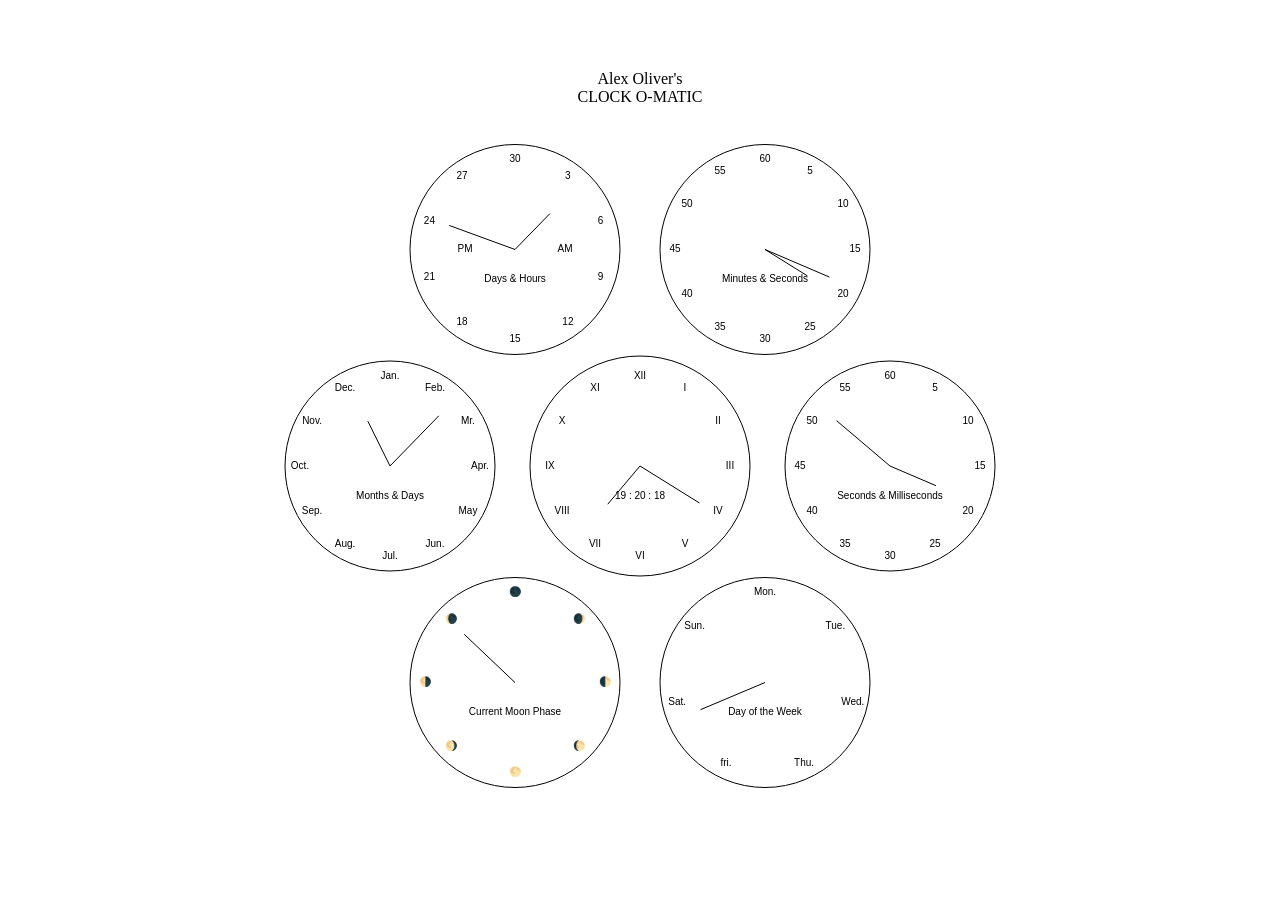
<file: clock/index.html>
<!--

Alex Oliver, 2026
Display the 'time'

-->
<!DOCTYPE html><html>
<head>
<link rel="apple-touch-icon" sizes="180x180" href="./favicon/apple-touch-icon.png">
<link rel="icon" type="image/png" sizes="32x32" href="./favicon/favicon-32x32.png">
<link rel="icon" type="image/png" sizes="16x16" href="./favicon/favicon-16x16.png">
<link rel="manifest" href="./favicon/site.webmanifest">
<title>Alex Oliver's Clock O-Matic</title>
</head>
<body style="margin: 0; height: 100vh; display: flex; justify-content: center; align-items: center;">
    <div style="width: 800px; text-align: center;">
        Alex Oliver's<br>CLOCK O-MATIC
        <canvas width="720" height="720" id="canvas"></canvas>
    </div>
</body>
<script>
    const canvas = document.getElementById("canvas");
    const ctx = canvas.getContext("2d");

    ctx.textAlign = "center";
    ctx.textBaseline = "middle";

    const r = 90;
    const fr = 70;
    const sr = 50;
    const d = 250;

    function getMoonPhase(yer, month, day) {
        // https://gist.github.com/endel/dfe6bb2fbe679781948c

        var c = e = jd = b = 0;

        if (month < 3) {
            yer --;
            month += 12;
        }

        ++ month;

        c = 365.25*yer;
        e = 30.6*month;
        jd = c+e+day-694039.09;
        jd /= 29.5305882;
        b = parseInt(jd);
        jd -= b;
        b = jd*8; // b = Math.round(jd*8);

        if (b >= 8 ) {
            b = 0;
        }

        // 0 => New Moon
        // 1 => Waxing Crescent Moon
        // 2 => Qurter Moon
        // 3 => Waxing Gibbous Moon
        // 4 => Full Moon
        // 5 => Waning Gibbous Moon
        // 6 => Last Qurter Moon
        // 7 => Waning Crescent Moon
        
        return b;
    }

    function drawClock(x, y, fast, slow, type, name, size) {
        fast = (2*Math.PI)*fast-Math.PI/2;
        slow = (2*Math.PI)*slow-Math.PI/2;

        ctx.save();
        ctx.translate(x, y);

        // draw intervals
        if (type == 0) {
            for (let i = -2; i < 10; i ++) {
                const a = i*Math.PI/6;
                ctx.fillText(i+3, Math.cos(a)*r, Math.sin(a)*r);
            }
        } else if (type == 1) {
            for (let i = -2; i < 10; i ++) {
                const a = i*Math.PI/6;
                ctx.fillText((i+3)*5, Math.cos(a)*r, Math.sin(a)*r);
            }
        } else if (type == 2) {
            for (let i = -1.5; i < 8.5; i ++) {
                const a = i*Math.PI/5;
                ctx.fillText((i+2.5)*3, Math.cos(a)*r, Math.sin(a)*r);
            }

            ctx.fillText("PM", -50, 0);
            ctx.fillText("AM", 50, 0);
        } else if (type == 3) {
            const months = ["Apr.", "May", "Jun.", "Jul.", "Aug.", "Sep.", "Oct.", "Nov.", "Dec.", "Jan.", "Feb.", "Mr."];

            for (let i = 0; i < 12; i ++) {
                const a = i*Math.PI/6;
                ctx.fillText(months[i], Math.cos(a)*r, Math.sin(a)*r);
            }
        } else if (type == 4) {
            const roman = ["III", "IV", "V", "VI", "VII", "VIII", "IX", "X", "XI", "XII", "I", "II"];
            for (let i = 0; i < 12; i ++) {
                const a = i*Math.PI/6;
                ctx.fillText(roman[i], Math.cos(a)*r, Math.sin(a)*r);
            }
        } else if (type == 5) {
            const days = ["Mon.", "Tue.", "Wed.", "Thu.", "fri.", "Sat.", "Sun."];

            for (let i = 0; i < 7; i ++) {
                const a = (2*Math.PI*i/7)-Math.PI/2;
                ctx.fillText(days[i], Math.cos(a)*r, Math.sin(a)*r);
            }
        } else if (type == 6) {
            const phases = ["🌑", "🌒", "🌓", "🌔", "🌕", "🌖", "🌗", "🌘"];

            for (let i = 0; i < 8; i ++) {
                const a = (.25*Math.PI*i)-Math.PI/2;
                ctx.fillText(phases[i], Math.cos(a)*r, Math.sin(a)*r);
            }
        } else if (type == 7) {
            const seasons = ["Winter", "Spring", "Summer", "Autumn"];

            for (let i = 0; i < 4; i ++) {
                const a = (i*Math.PI/2)-Math.PI/2;
                ctx.fillText(seasons[i], Math.cos(a)*r, Math.sin(a)*r);
            }
        } else if (type == 8) {
            
        } else {
            for (let i = 0; i < 12; i ++) {
                const a = i*Math.PI/6;
                ctx.beginPath();
                ctx.rc(Math.cos(a)*r, Math.sin(a)*r, i%3 == 0?iR*1.75:iR, 0, Math.PI*2);
                ctx.fill();
            }
        }

        // draw name
        ctx.fillText(name, 0, 30);
        
        // draw fast hand
        if (fast != undefined) {
            ctx.beginPath();
            ctx.moveTo(0, 0);
            ctx.lineTo(Math.cos(fast)*fr, Math.sin(fast)*fr);
            ctx.stroke();
        }

        // draw slow hand
        if (slow != undefined) {
            ctx.beginPath();
            ctx.moveTo(0, 0);
            ctx.lineTo(Math.cos(slow)*sr, Math.sin(slow)*sr);
            ctx.stroke();
        }
        
        ctx.restore();
    }
    
    function main() {
        ctx.clearRect(0, 0, canvas.width, canvas.height);

        const date = new Date();

        const ms = date.getMilliseconds()/1000;
        const seconds = (date.getSeconds()+ms)/60;
        const minutes = (date.getMinutes()+seconds)/60;

        const hours = ((date.getHours() % 12)+minutes)/12;
        const fullHours = (date.getHours() + minutes) / 24;

        const dayOfWeek = (((date.getDay()+6)%7)+fullHours)/7;
        
        const daysInMonth = new Date(date.getFullYear(), date.getMonth()+1, 0).getDate();
        const days = ((date.getDate()-1)+fullHours)/daysInMonth;

        const months = (date.getMonth()+days)/12;

        const intervals = [[days, months, 3, "Months & Days"], [fullHours, days, 2, "Days & Hours"], [seconds, minutes, 1, "Minutes & Seconds"], [ms, seconds, 1, "Seconds & Milliseconds"], [dayOfWeek, undefined, 5, "Day of the Week"], [getMoonPhase(date.getFullYear(), date.getMonth()+1, date.getDate())/8, undefined, 6, "Current Moon Phase"]];

        ctx.beginPath();
        ctx.arc(canvas.width/2, canvas.height/2, r+20, 0, Math.PI*2);
        ctx.stroke();

        drawClock(
            canvas.width/2,
            canvas.height/2,
            minutes,
            hours,
            4,
            `${date.getHours()} : ${date.getMinutes()} : ${date.getSeconds()}`,
            1
        );

        for (let i = 0; i < 6; i ++) {
            const a = i*(1/3)*Math.PI;

            ctx.beginPath();
            ctx.arc(canvas.width/2-Math.cos(a)*d, canvas.height/2-Math.sin(a)*d, r+15, 0, Math.PI*2);
            ctx.stroke();
            
            drawClock(
                canvas.width/2-Math.cos(a)*d,
                canvas.height/2-Math.sin(a)*d,
                intervals[i][0],
                intervals[i][1],
                intervals[i][2],
                intervals[i][3],
                0
            );

        }

        /*
        drawClock(
            canvas.width/2,
            canvas.width*7.5,
            undefined,
            months,
            7,
            "Present Season"
        );
        */

        requestAnimationFrame(main);
    }

    main();
</script>
</body>
</html>
</file>
